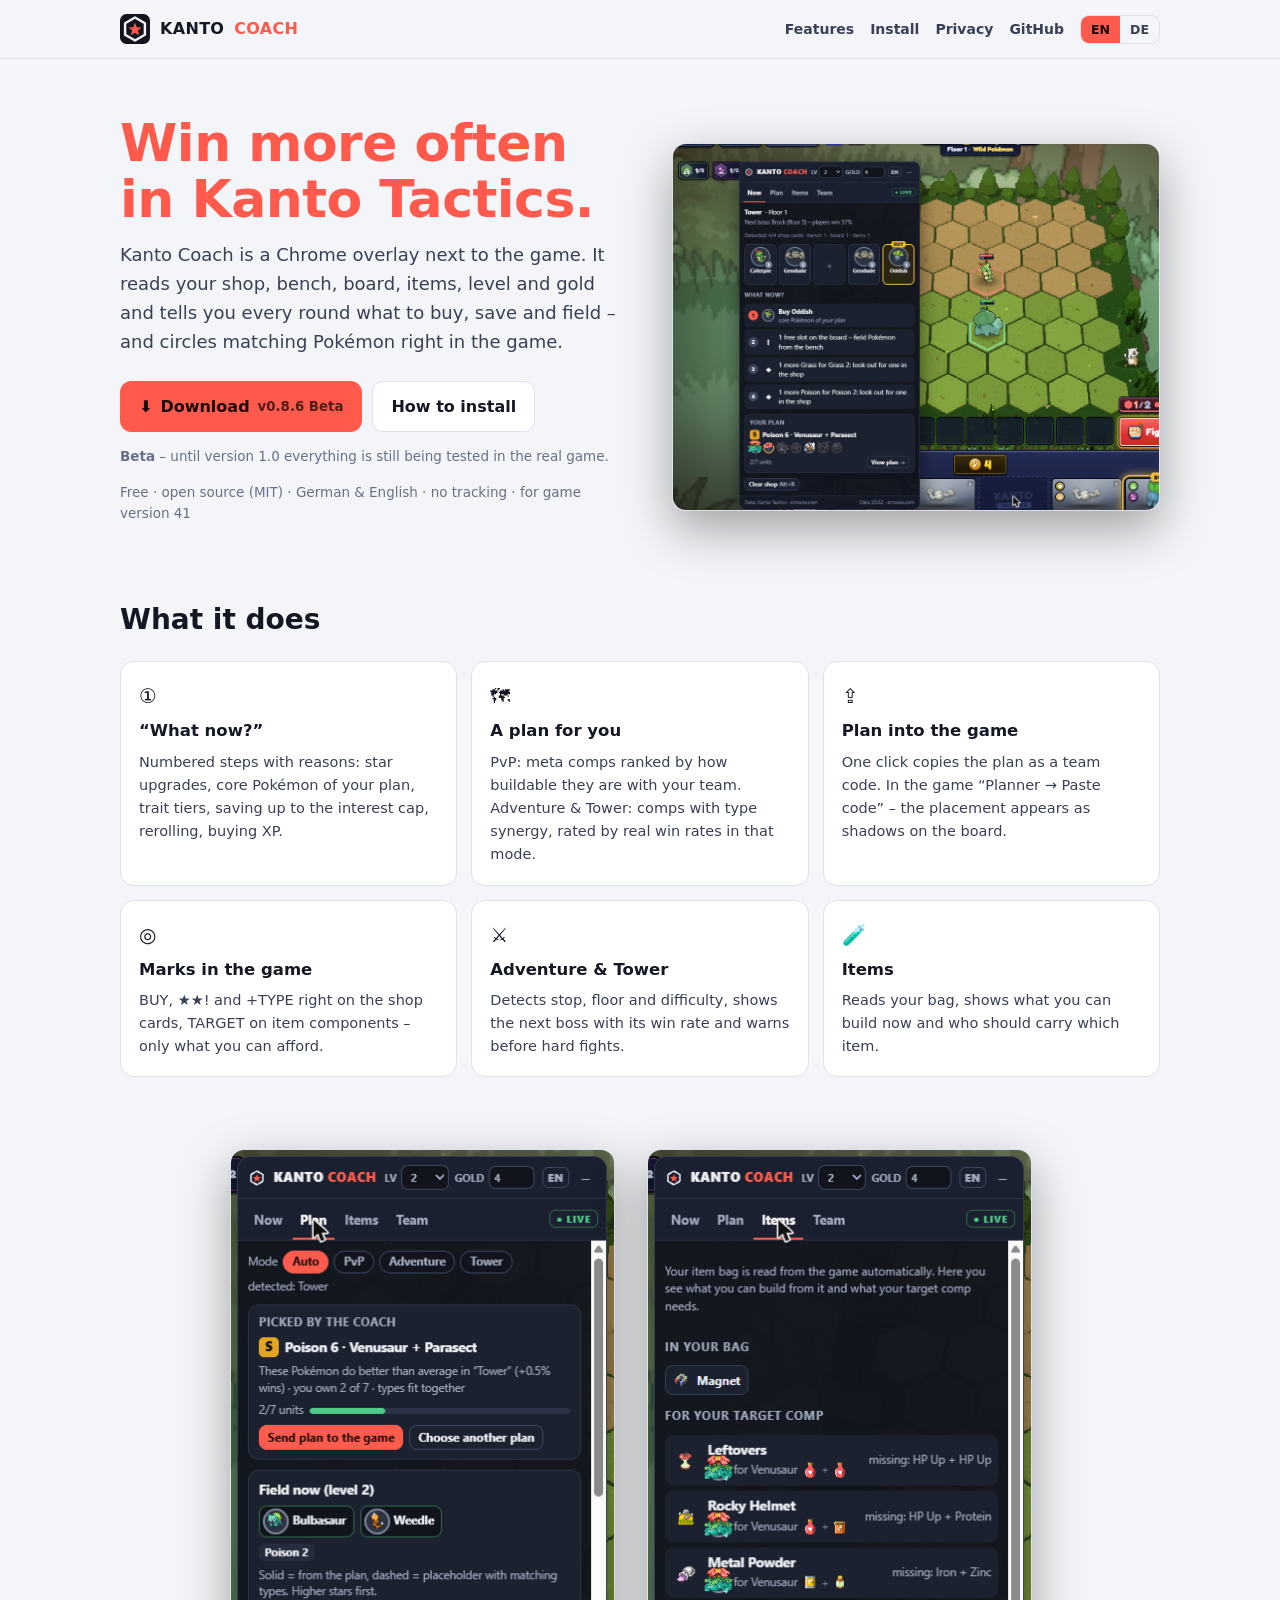
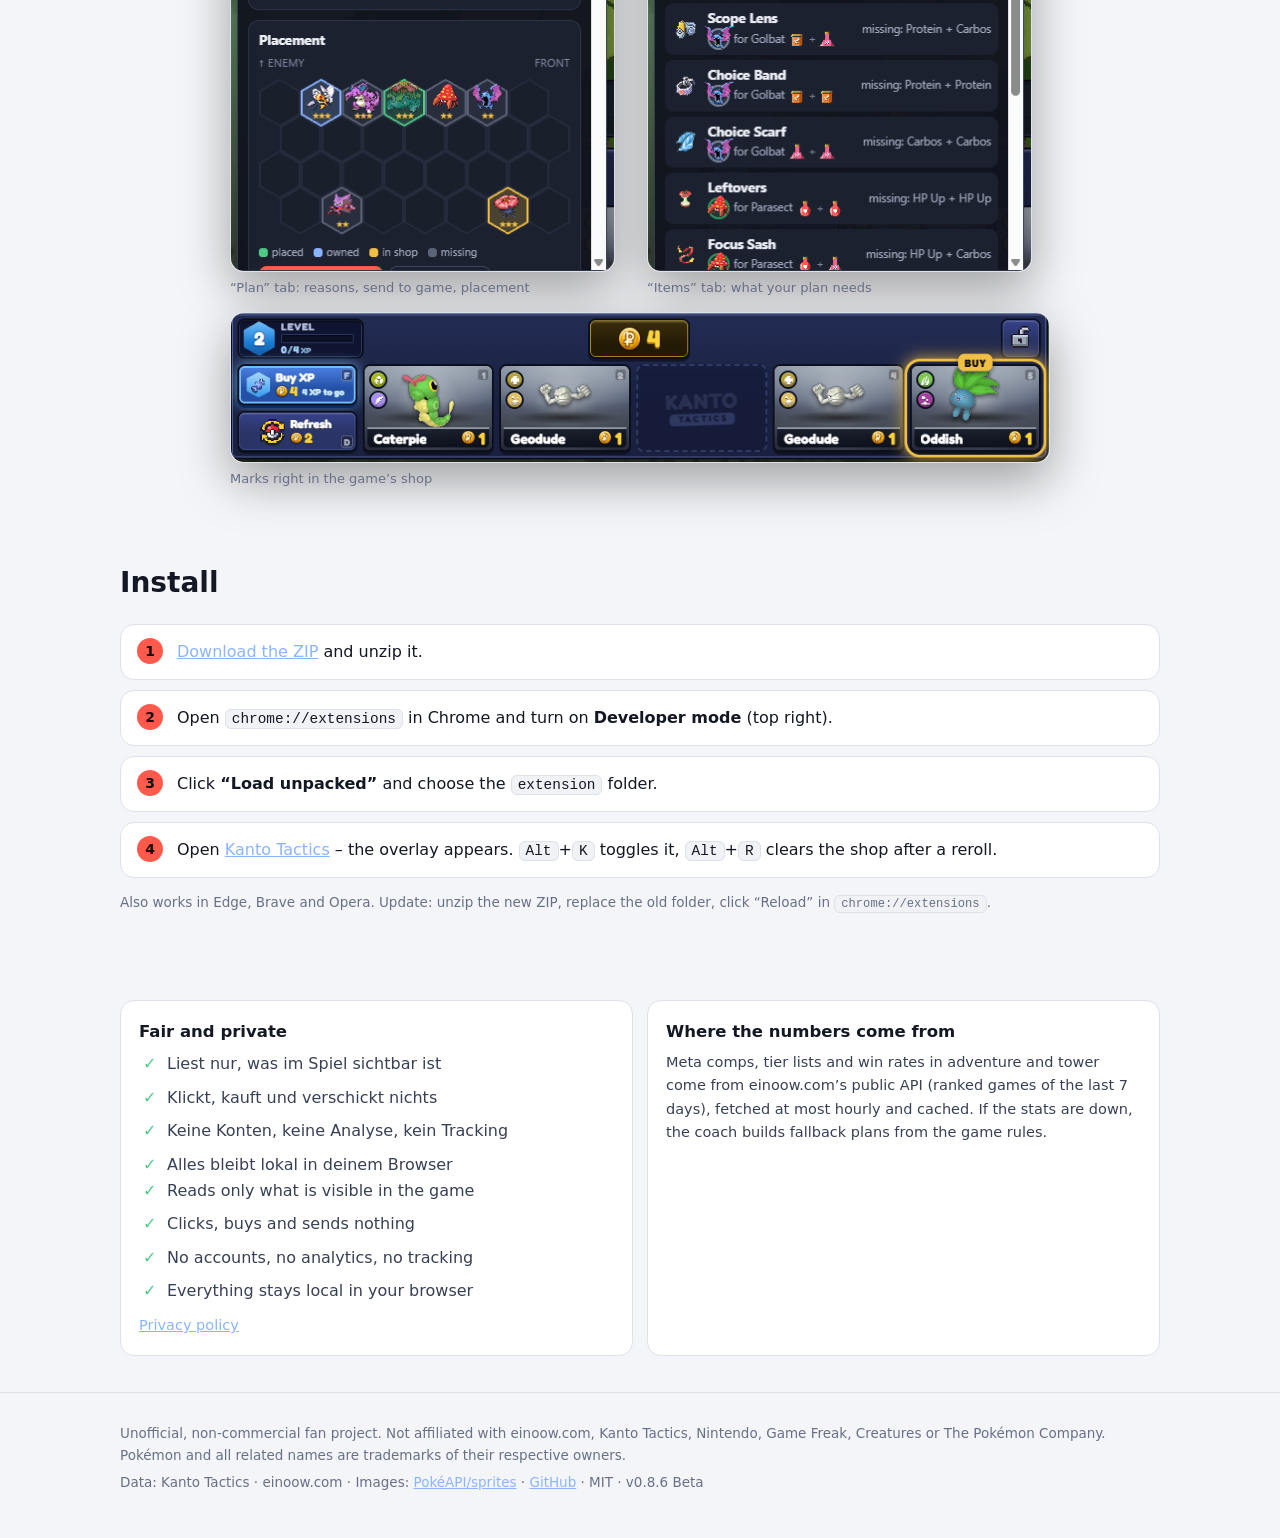
<file: docs/index.html>
<!doctype html>
<html lang="en">
<head>
<meta charset="utf-8">
<meta name="viewport" content="width=device-width, initial-scale=1">
<title>Kanto Coach – overlay for Kanto Tactics</title>
<meta name="description" content="Unofficial Chrome overlay for Kanto Tactics: tells you every round what to buy, save and field. English & Deutsch.">
<link rel="icon" href="icon.svg" type="image/svg+xml">
<meta property="og:title" content="Kanto Coach – overlay for Kanto Tactics">
<meta property="og:description" content="Tells you every round what to buy, save and field – and circles matching Pokémon right in the game. English & Deutsch.">
<meta property="og:image" content="https://hrvatska157-art.github.io/kanto-coach/img/overlay-now-en.png">
<style>
:root{--bg:#0f121a;--panel:#171b26;--panel2:#1e2331;--line:#2c3346;--fg:#edf0f6;--fg2:#c3c9d7;--muted:#8d95a8;--acc:#ff5a4c;--gold:#f2bf45;--green:#4fcb88;--blue:#8ab4ff;--r:14px}
@media (prefers-color-scheme:light){:root:not([data-theme=dark]){--bg:#f4f5f8;--panel:#fff;--panel2:#f0f2f6;--line:#dde1e9;--fg:#141824;--fg2:#384055;--muted:#687087}}
*{box-sizing:border-box}
html{scroll-behavior:smooth}
body{margin:0;background:var(--bg);color:var(--fg);font:16px/1.6 system-ui,-apple-system,"Segoe UI",Roboto,sans-serif}
a{color:var(--blue)}
.wrap{max-width:1080px;margin:0 auto;padding:0 20px}
header.top{position:sticky;top:0;z-index:5;background:color-mix(in srgb,var(--bg) 88%,transparent);backdrop-filter:blur(8px);border-bottom:1px solid var(--line)}
header.top .wrap{display:flex;align-items:center;gap:12px;height:58px}
.brand{display:flex;align-items:center;gap:10px;font-weight:800;letter-spacing:.02em;text-decoration:none;color:var(--fg)}
.brand img{width:30px;height:30px}
.brand b{color:var(--acc)}
nav.links{margin-left:auto;display:flex;gap:16px;align-items:center}
nav.links a{color:var(--fg2);text-decoration:none;font-size:14px;font-weight:600}
nav.links a:hover{color:var(--fg)}
.lang{display:inline-flex;border:1px solid var(--line);border-radius:9px;overflow:hidden}
.lang button{border:0;background:transparent;color:var(--fg2);font:700 12.5px system-ui;padding:6px 10px;cursor:pointer}
.lang button[aria-pressed=true]{background:var(--acc);color:#1a0806}
.hero{padding:56px 0 24px;display:grid;grid-template-columns:1.05fr 1fr;gap:40px;align-items:center}
.hero h1{font-size:clamp(32px,5vw,52px);line-height:1.08;margin:0 0 14px;letter-spacing:-.01em}
.hero h1 span{color:var(--acc)}
.hero p.lead{font-size:18px;color:var(--fg2);margin:0 0 24px}
.cta{display:flex;flex-wrap:wrap;gap:10px}
.btn{display:inline-flex;align-items:center;gap:8px;padding:12px 18px;border-radius:11px;font-weight:700;text-decoration:none;border:1px solid var(--line);color:var(--fg);background:var(--panel)}
.btn.pri{background:var(--acc);border-color:var(--acc);color:#1a0806}
.btn small{font-weight:600;opacity:.75}
.meta{margin-top:14px;color:var(--muted);font-size:13.5px}
.shot{border-radius:var(--r);border:1px solid var(--line);box-shadow:0 18px 50px rgba(0,0,0,.35);max-width:100%;height:auto;display:block}
section{padding:36px 0}
h2{font-size:28px;margin:0 0 18px}
.grid{display:grid;grid-template-columns:repeat(3,1fr);gap:14px}
.card{background:var(--panel);border:1px solid var(--line);border-radius:var(--r);padding:18px}
.card h3{margin:0 0 6px;font-size:16.5px}
.card p{margin:0;color:var(--fg2);font-size:14.5px}
.card .ic{font-size:20px;margin-bottom:6px}
.shots{display:grid;grid-template-columns:1fr 1fr;gap:14px;align-items:start;max-width:820px;margin:0 auto}.shots .wide{grid-column:1/-1}
.shots figure{margin:0}
.shots figcaption{color:var(--muted);font-size:13px;margin-top:6px}
ol.steps{counter-reset:s;list-style:none;padding:0;margin:0;display:grid;gap:10px}
ol.steps li{counter-increment:s;background:var(--panel);border:1px solid var(--line);border-radius:var(--r);padding:14px 16px 14px 56px;position:relative}
ol.steps li::before{content:counter(s);position:absolute;left:16px;top:13px;width:26px;height:26px;border-radius:50%;background:var(--acc);color:#1a0806;font-weight:800;display:grid;place-items:center;font-size:14px}
code,kbd{background:var(--panel2);border:1px solid var(--line);border-radius:6px;padding:1px 6px;font-size:.9em}
.two{display:grid;grid-template-columns:1fr 1fr;gap:14px}
ul.check{list-style:none;padding:0;margin:0;display:grid;gap:8px}
ul.check li{padding-left:28px;position:relative;color:var(--fg2)}
ul.check li::before{content:"✓";position:absolute;left:4px;color:var(--green);font-weight:800}
footer{border-top:1px solid var(--line);padding:24px 0 40px;color:var(--muted);font-size:13.5px}
footer p{margin:6px 0}
[data-de]{display:none}
html[lang=de] [data-en]{display:none}
html[lang=de] [data-de]{display:revert}
html[lang=de] img.shot[data-de]{display:block}
@media (max-width:860px){.hero{grid-template-columns:1fr;padding-top:32px}.grid{grid-template-columns:1fr 1fr}.shots,.two{grid-template-columns:1fr}nav.links a.hide-s{display:none}}
@media (max-width:540px){.grid{grid-template-columns:1fr}}
</style>
</head>
<body>
<header class="top"><div class="wrap">
  <a class="brand" href="#"><img src="icon.svg" alt="">KANTO <b>COACH</b></a>
  <nav class="links">
    <a class="hide-s" href="#features"><span data-de>Funktionen</span><span data-en>Features</span></a>
    <a class="hide-s" href="#install"><span data-de>Installieren</span><span data-en>Install</span></a>
    <a class="hide-s" href="#privacy"><span data-de>Datenschutz</span><span data-en>Privacy</span></a>
    <a href="https://github.com/hrvatska157-art/kanto-coach">GitHub</a>
    <span class="lang" role="group" aria-label="Language / Sprache"><button type="button" data-l="en">EN</button><button type="button" data-l="de">DE</button></span>
  </nav>
</div></header>

<main class="wrap">
  <div class="hero">
    <div>
      <h1><span data-de>Gewinne öfter in <span>Kanto Tactics</span>.</span><span data-en>Win more often in <span>Kanto Tactics</span>.</span></h1>
      <p class="lead" data-de>Kanto Coach ist ein Chrome-Overlay neben dem Spiel. Es liest Shop, Bank, Brett, Items, Level und Gold und sagt dir in jeder Runde, was du kaufen, sparen und aufstellen solltest – und kreist passende Pokémon direkt im Spiel ein.</p>
      <p class="lead" data-en>Kanto Coach is a Chrome overlay next to the game. It reads your shop, bench, board, items, level and gold and tells you every round what to buy, save and field – and circles matching Pokémon right in the game.</p>
      <div class="cta">
        <a class="btn pri" href="https://github.com/hrvatska157-art/kanto-coach/releases/latest/download/kanto-coach-extension.zip">⬇ <span data-de>Herunterladen</span><span data-en>Download</span> <small>v0.8.6 Beta</small></a>
        <a class="btn" href="#install"><span data-de>So installierst du es</span><span data-en>How to install</span></a>
      </div>
      <p class="meta" data-de><b>Beta</b> – bis Version 1.0 wird alles noch im echten Spiel getestet.</p>
      <p class="meta" data-en><b>Beta</b> – until version 1.0 everything is still being tested in the real game.</p>
      <p class="meta" data-de>Kostenlos · Open Source (MIT) · Deutsch & Englisch · kein Tracking · für Spielversion 41</p>
      <p class="meta" data-en>Free · open source (MIT) · German & English · no tracking · for game version 41</p>
    </div>
    <img class="shot" data-en src="img/overlay-now-en.png" width="1000" height="754" alt="Kanto Coach overlay"><img class="shot" data-de src="img/overlay-now-de.png" width="958" height="744" alt="Kanto Coach overlay" loading="lazy">
  </div>

  <section id="features">
    <h2><span data-de>Was es kann</span><span data-en>What it does</span></h2>
    <div class="grid">
      <div class="card"><div class="ic">①</div><h3><span data-de>„Was jetzt?“</span><span data-en>“What now?”</span></h3><p data-de>Nummerierte Schritte mit Begründung: Stern-Käufe, Kern-Pokémon deines Plans, Typ-Stufen, Gold sparen bis zur Zinsgrenze, würfeln, EP kaufen.</p><p data-en>Numbered steps with reasons: star upgrades, core Pokémon of your plan, trait tiers, saving up to the interest cap, rerolling, buying XP.</p></div>
      <div class="card"><div class="ic">🗺</div><h3><span data-de>Ein Plan für dich</span><span data-en>A plan for you</span></h3><p data-de>PvP: Meta-Comps nach Baubarkeit mit deinem Team. Abenteuer &amp; Turm: Comps mit Typ-Synergie, bewertet nach echten Siegquoten im Modus.</p><p data-en>PvP: meta comps ranked by how buildable they are with your team. Adventure &amp; Tower: comps with type synergy, rated by real win rates in that mode.</p></div>
      <div class="card"><div class="ic">⇪</div><h3><span data-de>Plan ins Spiel</span><span data-en>Plan into the game</span></h3><p data-de>Ein Klick kopiert den Plan als Team-Code. Im Spiel „Planer → Code einfügen“ – die Aufstellung erscheint als Schatten auf dem Brett.</p><p data-en>One click copies the plan as a team code. In the game “Planner → Paste code” – the placement appears as shadows on the board.</p></div>
      <div class="card"><div class="ic">◎</div><h3><span data-de>Markierungen im Spiel</span><span data-en>Marks in the game</span></h3><p data-de>KAUFEN, ★★! und +TYP direkt an den Shop-Karten, ZIEL an den Item-Komponenten – nur was du dir leisten kannst.</p><p data-en>BUY, ★★! and +TYPE right on the shop cards, TARGET on item components – only what you can afford.</p></div>
      <div class="card"><div class="ic">⚔</div><h3><span data-de>Abenteuer &amp; Turm</span><span data-en>Adventure &amp; Tower</span></h3><p data-de>Erkennt Station, Etage und Schwierigkeit, zeigt den nächsten Boss mit Siegquote und warnt vor schweren Kämpfen.</p><p data-en>Detects stop, floor and difficulty, shows the next boss with its win rate and warns before hard fights.</p></div>
      <div class="card"><div class="ic">🧪</div><h3><span data-de>Items</span><span data-en>Items</span></h3><p data-de>Liest deinen Beutel, zeigt, was du jetzt bauen kannst, und wer welches Item tragen soll.</p><p data-en>Reads your bag, shows what you can build now and who should carry which item.</p></div>
    </div>
  </section>

  <section>
    <div class="shots">
      <figure><img class="shot" data-en src="img/overlay-plan-en.png" width="385" height="724" alt="" loading="lazy"><img class="shot" data-de src="img/overlay-plan-de.png" width="385" height="710" alt="" loading="lazy"><figcaption><span data-de>Reiter „Plan“: Begründung, Plan ins Spiel, Aufstellung</span><span data-en>“Plan” tab: reasons, send to game, placement</span></figcaption></figure>
      <figure><img class="shot" data-en src="img/overlay-items-en.png" width="385" height="724" alt="" loading="lazy"><img class="shot" data-de src="img/overlay-items-de.png" width="385" height="710" alt="" loading="lazy"><figcaption><span data-de>Reiter „Items“: was dein Plan braucht</span><span data-en>“Items” tab: what your plan needs</span></figcaption></figure>
      <figure class="wide"><img class="shot" data-en src="img/shop-marks-en.png" width="900" height="163" alt="" loading="lazy"><img class="shot" data-de src="img/shop-marks-de.png" width="900" height="170" alt="" loading="lazy"><figcaption><span data-de>Markierungen direkt im Spiel-Shop</span><span data-en>Marks right in the game’s shop</span></figcaption></figure>
    </div>
  </section>

  <section id="install">
    <h2><span data-de>Installieren</span><span data-en>Install</span></h2>
    <ol class="steps">
      <li data-de><a href="https://github.com/hrvatska157-art/kanto-coach/releases/latest/download/kanto-coach-extension.zip">ZIP herunterladen</a> und entpacken.</li>
      <li data-en><a href="https://github.com/hrvatska157-art/kanto-coach/releases/latest/download/kanto-coach-extension.zip">Download the ZIP</a> and unzip it.</li>
      <li data-de>In Chrome <code>chrome://extensions</code> öffnen und oben rechts den <b>Entwicklermodus</b> einschalten.</li>
      <li data-en>Open <code>chrome://extensions</code> in Chrome and turn on <b>Developer mode</b> (top right).</li>
      <li data-de><b>„Entpackte Erweiterung laden“</b> klicken und den Ordner <code>extension</code> auswählen.</li>
      <li data-en>Click <b>“Load unpacked”</b> and choose the <code>extension</code> folder.</li>
      <li data-de><a href="https://einoow.com/kanto-tactics">Kanto Tactics</a> öffnen – das Overlay erscheint. <kbd>Alt</kbd>+<kbd>K</kbd> blendet es ein und aus, <kbd>Alt</kbd>+<kbd>R</kbd> leert den Shop nach dem Würfeln.</li>
      <li data-en>Open <a href="https://einoow.com/kanto-tactics">Kanto Tactics</a> – the overlay appears. <kbd>Alt</kbd>+<kbd>K</kbd> toggles it, <kbd>Alt</kbd>+<kbd>R</kbd> clears the shop after a reroll.</li>
    </ol>
    <p class="meta" data-de>Auch für Edge, Brave und Opera. Update: neue ZIP entpacken, alten Ordner ersetzen, in <code>chrome://extensions</code> auf „Neu laden“ klicken.</p>
    <p class="meta" data-en>Also works in Edge, Brave and Opera. Update: unzip the new ZIP, replace the old folder, click “Reload” in <code>chrome://extensions</code>.</p>
  </section>

  <section id="privacy">
    <div class="two">
      <div class="card">
        <h3><span data-de>Fair und privat</span><span data-en>Fair and private</span></h3>
        <ul class="check" data-de><li>Liest nur, was im Spiel sichtbar ist</li><li>Klickt, kauft und verschickt nichts</li><li>Keine Konten, keine Analyse, kein Tracking</li><li>Alles bleibt lokal in deinem Browser</li></ul>
        <ul class="check" data-en><li>Reads only what is visible in the game</li><li>Clicks, buys and sends nothing</li><li>No accounts, no analytics, no tracking</li><li>Everything stays local in your browser</li></ul>
        <p style="margin-top:10px"><a href="https://github.com/hrvatska157-art/kanto-coach/blob/main/PRIVACY.md"><span data-de>Datenschutzerklärung</span><span data-en>Privacy policy</span></a></p>
      </div>
      <div class="card">
        <h3><span data-de>Woher die Zahlen kommen</span><span data-en>Where the numbers come from</span></h3>
        <p data-de>Meta-Comps, Tierlisten und Siegquoten im Abenteuer und Turm stammen aus der öffentlichen API von einoow.com (Ranked-Spiele der letzten 7 Tage), höchstens stündlich abgefragt und zwischengespeichert. Fällt die Statistik aus, baut der Coach Ersatz-Pläne aus den Spielregeln.</p>
        <p data-en>Meta comps, tier lists and win rates in adventure and tower come from einoow.com’s public API (ranked games of the last 7 days), fetched at most hourly and cached. If the stats are down, the coach builds fallback plans from the game rules.</p>
      </div>
    </div>
  </section>
</main>

<footer><div class="wrap">
  <p data-de>Inoffizielles, nicht kommerzielles Fan-Projekt. Nicht verbunden mit einoow.com, Kanto Tactics, Nintendo, Game Freak, Creatures oder The Pokémon Company. Pokémon und alle zugehörigen Namen sind Marken ihrer jeweiligen Inhaber.</p>
  <p data-en>Unofficial, non-commercial fan project. Not affiliated with einoow.com, Kanto Tactics, Nintendo, Game Freak, Creatures or The Pokémon Company. Pokémon and all related names are trademarks of their respective owners.</p>
  <p><span data-de>Daten</span><span data-en>Data</span>: Kanto Tactics · einoow.com · <span data-de>Bilder</span><span data-en>Images</span>: <a href="https://github.com/PokeAPI/sprites">PokéAPI/sprites</a> · <a href="https://github.com/hrvatska157-art/kanto-coach">GitHub</a> · MIT · v0.8.6 Beta</p>
</div></footer>

<script>
(function () {
  var q = new URLSearchParams(location.search).get('lang'); var saved = null;
  // English is the default; German only on request (?lang=de or a click on DE).
  // Only an explicit click is remembered (new key: older versions saved the browser language automatically).
  try { saved = localStorage.getItem('kc-lang-choice'); } catch (e) {}
  var lang = q === 'en' || q === 'de' ? q : saved || 'en';
  function set(l, remember) {
    document.documentElement.lang = l;
    document.title = l === 'en' ? 'Kanto Coach – overlay for Kanto Tactics' : 'Kanto Coach – Overlay für Kanto Tactics';
    document.querySelectorAll('.lang button').forEach(function (b) { b.setAttribute('aria-pressed', b.dataset.l === l); });
    if (remember) try { localStorage.setItem('kc-lang-choice', l); } catch (e) {}
  }
  document.querySelectorAll('.lang button').forEach(function (b) { b.addEventListener('click', function () { set(b.dataset.l, true); }); });
  set(lang, false);
})();
</script>
</body>
</html>
</file>
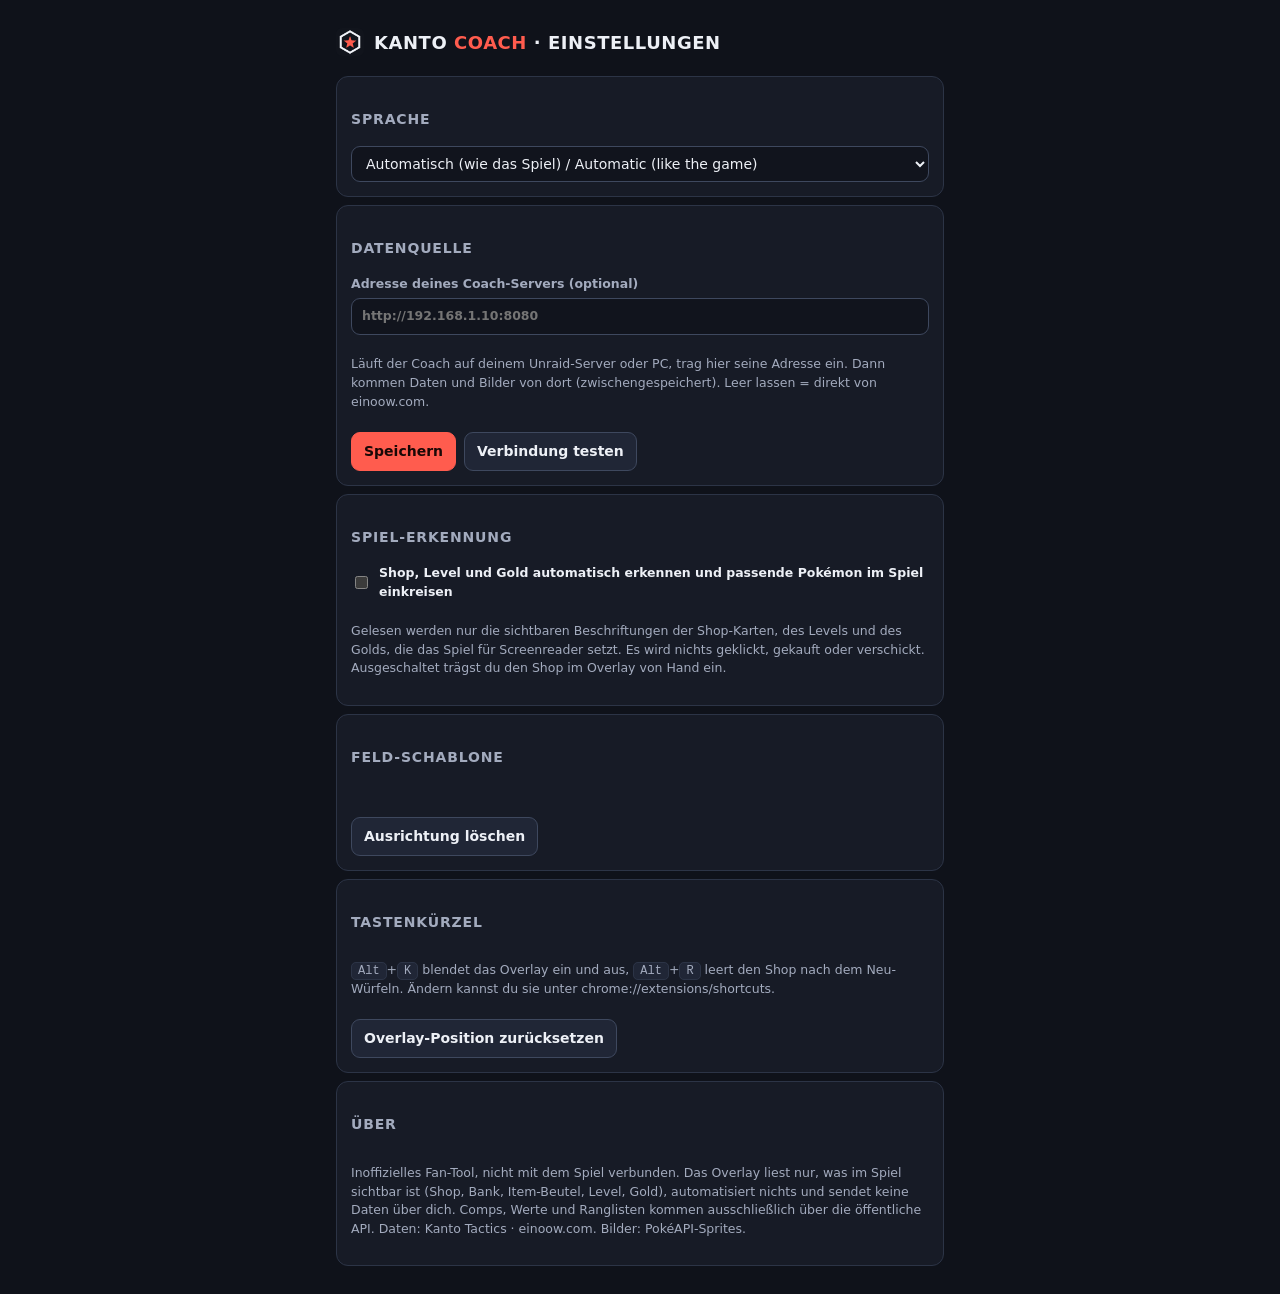
<file: extension/options.html>
<!doctype html>
<html lang="de">
<head><meta charset="utf-8"><title>Kanto Coach · Einstellungen</title><link rel="stylesheet" href="ui.css">
<style>.wrap{max-width:640px;margin:0 auto;padding:28px 16px}</style></head>
<body>
<div class="wrap col">
  <div class="brand"><img src="icons/icon48.png" alt=""><h1>Kanto <b>Coach</b> · <span id="t-title">Einstellungen</span></h1></div>

  <div class="card col">
    <h2 id="t-lang">Sprache</h2>
    <select id="lang"><option value="auto">Automatisch (wie das Spiel) / Automatic (like the game)</option><option value="de">Deutsch</option><option value="en">English</option></select>
  </div>

  <div class="card col">
    <h2 id="t-src">Datenquelle</h2>
    <label><span id="t-server">Adresse deines Coach-Servers (optional)</span><input type="url" id="server" placeholder="http://192.168.1.10:8080"></label>
    <p class="hint" id="t-serverhint">Läuft der Coach auf deinem Unraid-Server oder PC, trag hier seine Adresse ein. Dann kommen Daten und Bilder von dort (zwischengespeichert). Leer lassen = direkt von einoow.com.</p>
    <div class="row"><button class="btn pri" id="save">Speichern</button><button class="btn" id="test">Verbindung testen</button><span id="msg" class="hint"></span></div>
  </div>

  <div class="card col">
    <h2 id="t-auto">Spiel-Erkennung</h2>
    <label style="flex-direction:row;align-items:center;gap:8px;color:var(--fg)"><input type="checkbox" id="autoShop"> <span id="t-autolabel">Shop, Level und Gold automatisch erkennen und passende Pokémon im Spiel einkreisen</span></label>
    <p class="hint" id="t-autohint">Gelesen werden nur die sichtbaren Beschriftungen der Shop-Karten, des Levels und des Golds, die das Spiel für Screenreader setzt. Es wird nichts geklickt, gekauft oder verschickt. Ausgeschaltet trägst du den Shop im Overlay von Hand ein.</p>
  </div>

  <div class="card col">
    <h2 id="t-calib">Feld-Schablone</h2>
    <p class="hint" id="t-calibhint"></p>
    <div class="row"><button class="btn" id="resetcalib">Ausrichtung löschen</button></div>
  </div>

  <div class="card col">
    <h2 id="t-keys">Tastenkürzel</h2>
    <p class="hint" id="t-keyshint"><kbd>Alt</kbd>+<kbd>K</kbd> blendet das Overlay ein und aus, <kbd>Alt</kbd>+<kbd>R</kbd> leert den Shop nach dem Neu-Würfeln. Ändern kannst du sie unter chrome://extensions/shortcuts.</p>
    <div class="row"><button class="btn" id="resetpos">Overlay-Position zurücksetzen</button></div>
  </div>

  <div class="card col">
    <h2 id="t-about">Über</h2>
    <p class="hint" id="t-abouttext">Inoffizielles Fan-Tool, nicht mit dem Spiel verbunden. Das Overlay liest nur, was im Spiel sichtbar ist (Shop, Bank, Item-Beutel, Level, Gold), automatisiert nichts und sendet keine Daten über dich. Comps, Werte und Ranglisten kommen ausschließlich über die öffentliche API. Daten: Kanto Tactics · einoow.com. Bilder: PokéAPI-Sprites.</p>
  </div>
</div>
<script src="options.js"></script>
</body>
</html>
</file>
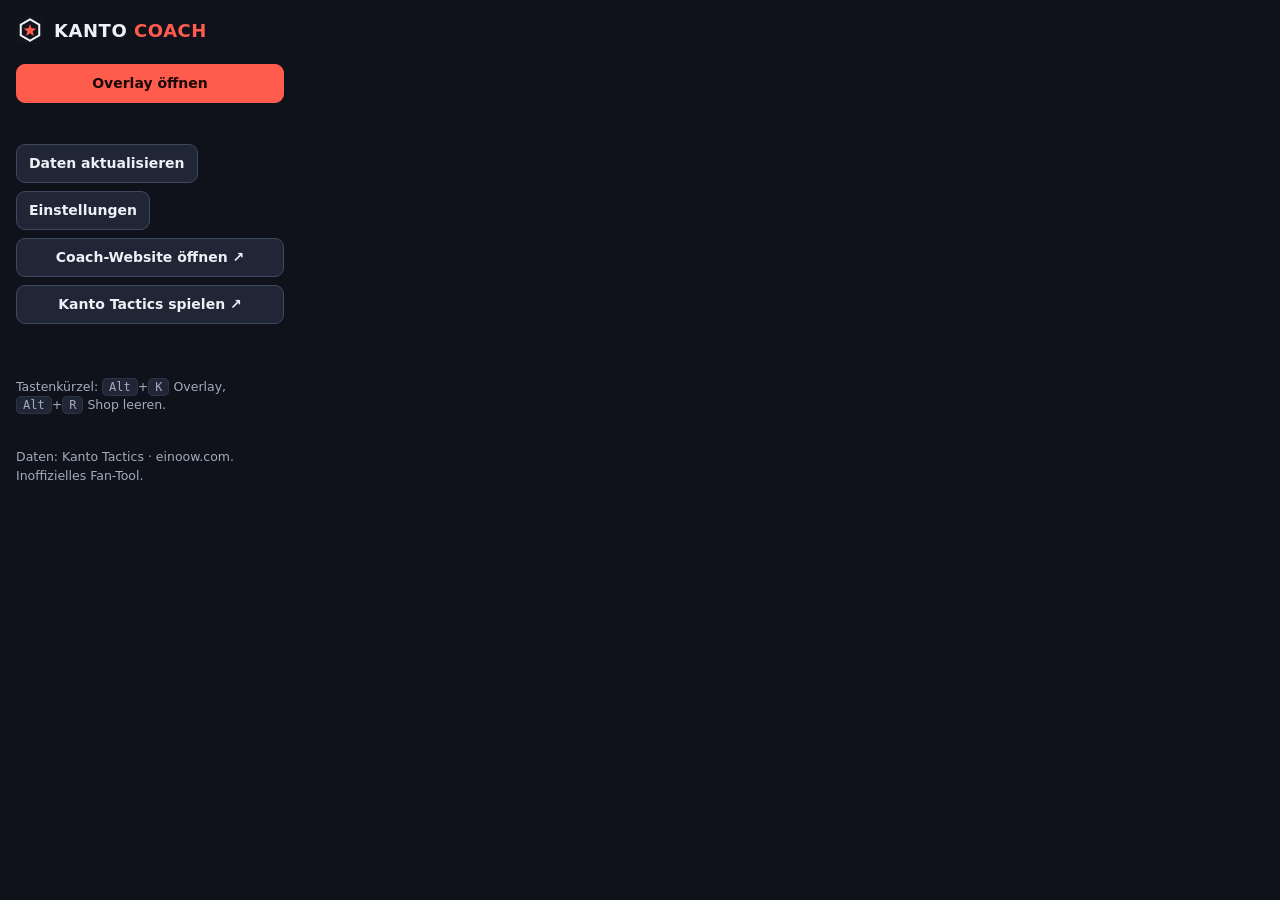
<file: extension/popup.html>
<!doctype html>
<html lang="de">
<head><meta charset="utf-8"><title>Kanto Coach</title><link rel="stylesheet" href="ui.css">
<style>body{width:300px}</style></head>
<body>
<div class="wrap col">
  <div class="brand"><img src="icons/icon48.png" alt=""><h1>Kanto <b>Coach</b></h1></div>
  <button class="btn pri" id="open">Overlay öffnen</button>
  <p class="hint" id="where"></p>
  <div class="row"><button class="btn" id="refresh">Daten aktualisieren</button><button class="btn" id="options">Einstellungen</button></div>
  <a class="btn" id="site" target="_blank" rel="noopener" hidden>Coach-Website öffnen ↗</a>
  <a class="btn" id="play" href="https://einoow.com/kanto-tactics" target="_blank" rel="noopener">Kanto Tactics spielen ↗</a>
  <p class="hint" id="status"></p>
  <p class="hint" id="keys">Tastenkürzel: <kbd>Alt</kbd>+<kbd>K</kbd> Overlay, <kbd>Alt</kbd>+<kbd>R</kbd> Shop leeren.</p>
  <p class="hint" id="credit">Daten: Kanto Tactics · einoow.com. Inoffizielles Fan-Tool.</p>
</div>
<script src="popup.js"></script>
</body>
</html>
</file>
<file: extension/ui.css>
:root{--bg:#0f121a;--surface:#171b26;--sunk:#202636;--line:#2c3446;--fg:#edf0f6;--muted:#a3abbe;--accent:#ff5c4e;--good:#4fcb88;--bad:#ff7a6e;color-scheme:dark}
*{box-sizing:border-box}
body{margin:0;background:var(--bg);color:var(--fg);font:14px/1.5 system-ui,-apple-system,"Segoe UI",Roboto,sans-serif}
h1{font-size:18px;margin:0;text-transform:uppercase;letter-spacing:.03em}h1 b{color:var(--accent)}
h2{font-size:14px;text-transform:uppercase;letter-spacing:.06em;color:var(--muted);margin:18px 0 8px}
.wrap{padding:16px}
.brand{display:flex;gap:10px;align-items:center;margin-bottom:12px}
.brand img{width:28px;height:28px}
.btn{display:inline-flex;align-items:center;justify-content:center;gap:6px;border:1px solid #3e485e;background:var(--sunk);color:var(--fg);border-radius:9px;padding:8px 12px;cursor:pointer;font:inherit;font-weight:700;text-decoration:none}
.btn:hover{border-color:var(--muted)}
.btn.pri{background:var(--accent);border-color:var(--accent);color:#1a0806}
.col{display:flex;flex-direction:column;gap:8px}
.row{display:flex;gap:8px;align-items:center;flex-wrap:wrap}
.hint{color:var(--muted);font-size:12.5px}
.card{background:var(--surface);border:1px solid var(--line);border-radius:12px;padding:14px}
label{display:flex;flex-direction:column;gap:4px;font-weight:700;font-size:12.5px;color:var(--muted)}
input[type=text],input[type=url],select{background:#11141d;border:1px solid #3e485e;border-radius:9px;padding:8px 10px;color:var(--fg);font:inherit;min-width:0}
.ok{color:var(--good)}.err{color:var(--bad)}
kbd{background:var(--sunk);border:1px solid var(--line);border-radius:5px;padding:1px 6px;font-family:ui-monospace,monospace;font-size:12px}
</file>
